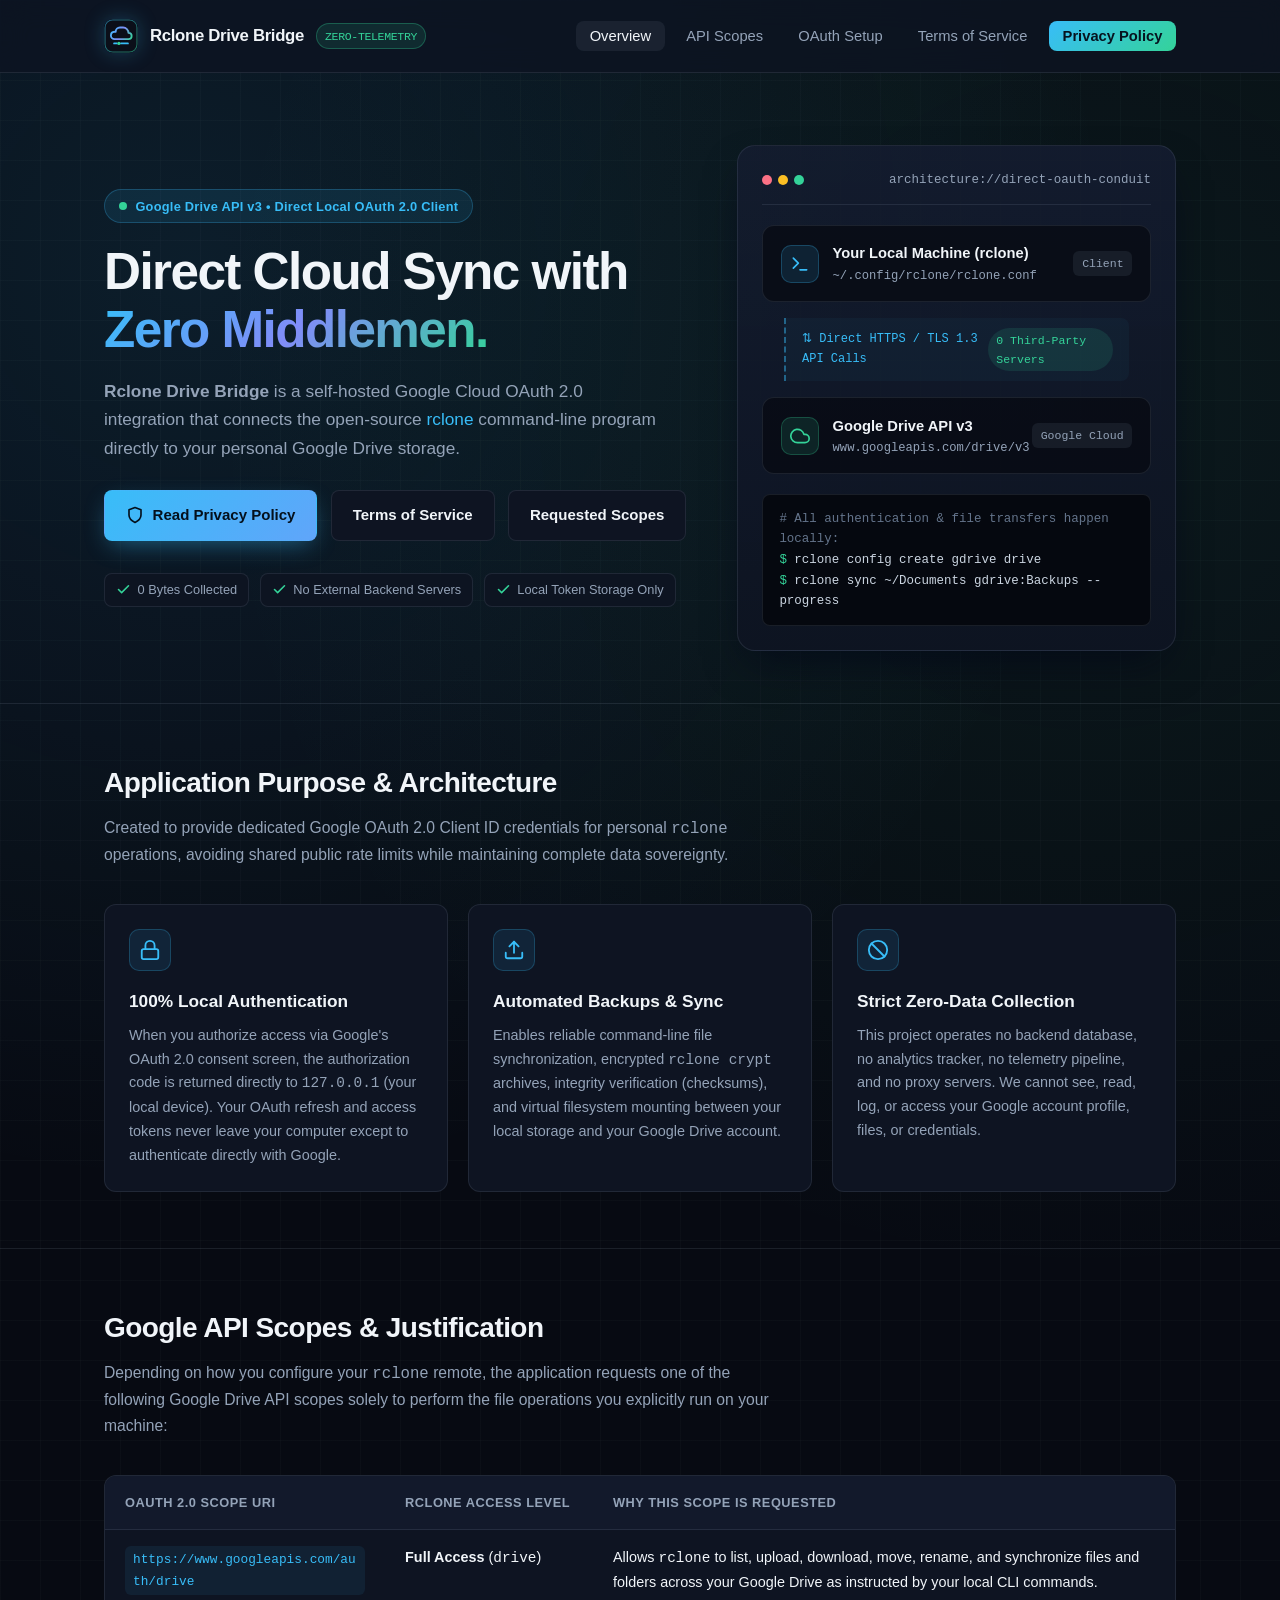
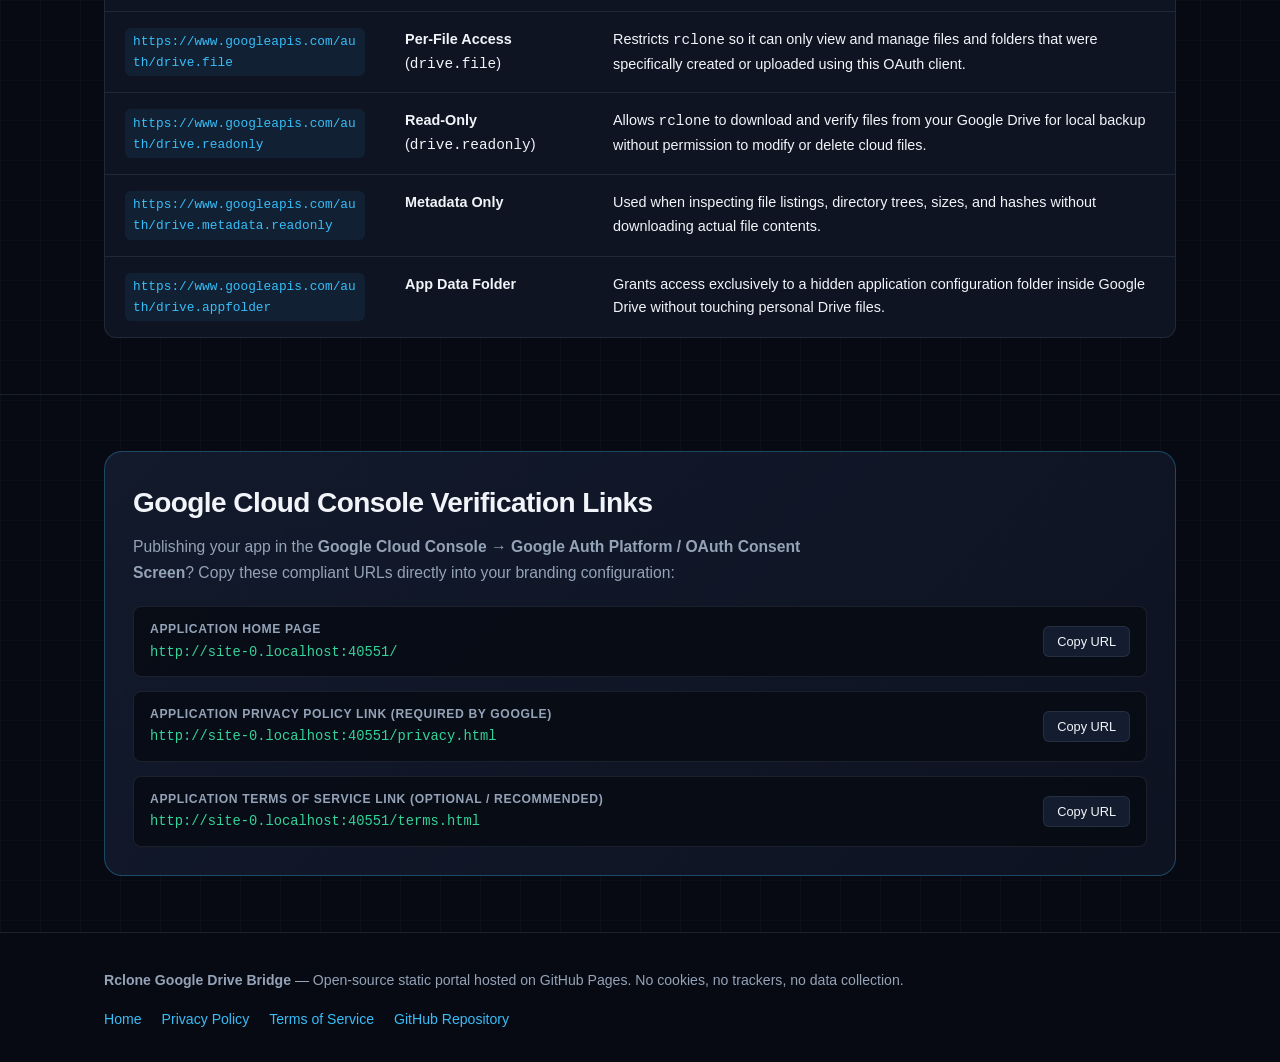
<file: index.html>
<!DOCTYPE html>
<html lang="en">
<head>
  <meta charset="UTF-8" />
  <meta name="viewport" content="width=device-width, initial-scale=1.0" />
  <title>Rclone Google Drive Bridge — Personal OAuth Client & Privacy Portal</title>
  <meta name="description" content="Official application homepage and privacy portal for connecting Rclone to the Google Drive API. Zero data collection, local-only OAuth 2.0 credentials." />
  <link rel="icon" type="image/svg+xml" href="favicon.svg" />
  <link rel="stylesheet" href="styles.css" />
</head>
<body>
  <header class="site-header">
    <div class="container nav-inner">
      <a href="index.html" class="brand">
        <img src="favicon.svg" alt="Rclone Drive Bridge Logo" class="brand-icon" />
        <span>Rclone Drive Bridge</span>
        <span class="brand-badge">ZERO-TELEMETRY</span>
      </a>
      <nav aria-label="Primary Navigation">
        <ul class="nav-links">
          <li><a href="index.html" class="active">Overview</a></li>
          <li><a href="#scopes">API Scopes</a></li>
          <li><a href="#oauth-links">OAuth Setup</a></li>
          <li><a href="terms.html">Terms of Service</a></li>
          <li><a href="privacy.html" class="nav-cta">Privacy Policy</a></li>
        </ul>
      </nav>
    </div>
  </header>

  <main>
    <!-- Hero Section -->
    <section class="hero">
      <div class="container hero-grid">
        <div>
          <div class="eyebrow">
            <span class="pulse-dot"></span>
            <span>Google Drive API v3 &bull; Direct Local OAuth 2.0 Client</span>
          </div>
          <h1>
            Direct Cloud Sync with <span class="gradient-text">Zero Middlemen.</span>
          </h1>
          <p class="hero-lead">
            <strong>Rclone Drive Bridge</strong> is a self-hosted Google Cloud OAuth 2.0 integration that connects the open-source <a href="https://rclone.org/drive/" target="_blank" rel="noopener noreferrer">rclone</a> command-line program directly to your personal Google Drive storage.
          </p>
          <div class="hero-actions">
            <a href="privacy.html" class="btn btn-primary">
              <svg width="18" height="18" viewBox="0 0 24 24" fill="none" stroke="currentColor" stroke-width="2.2" stroke-linecap="round" stroke-linejoin="round"><path d="M12 22s8-4 8-10V5l-8-3-8 3v7c0 6 8 10 8 10z"/></svg>
              Read Privacy Policy
            </a>
            <a href="terms.html" class="btn btn-secondary">
              Terms of Service
            </a>
            <a href="#scopes" class="btn btn-secondary">
              Requested Scopes
            </a>
          </div>
          <div class="trust-pills">
            <span class="trust-pill">
              <svg width="15" height="15" viewBox="0 0 24 24" fill="none" stroke="currentColor" stroke-width="2.5" stroke-linecap="round" stroke-linejoin="round"><polyline points="20 6 9 17 4 12"/></svg>
              0 Bytes Collected
            </span>
            <span class="trust-pill">
              <svg width="15" height="15" viewBox="0 0 24 24" fill="none" stroke="currentColor" stroke-width="2.5" stroke-linecap="round" stroke-linejoin="round"><polyline points="20 6 9 17 4 12"/></svg>
              No External Backend Servers
            </span>
            <span class="trust-pill">
              <svg width="15" height="15" viewBox="0 0 24 24" fill="none" stroke="currentColor" stroke-width="2.5" stroke-linecap="round" stroke-linejoin="round"><polyline points="20 6 9 17 4 12"/></svg>
              Local Token Storage Only
            </span>
          </div>
        </div>

        <!-- Architecture Conduit Visualizer -->
        <aside class="conduit-card" aria-label="Data Flow Architecture">
          <div class="conduit-header">
            <div class="window-dots">
              <span></span><span></span><span></span>
            </div>
            <span class="conduit-title">architecture://direct-oauth-conduit</span>
          </div>

          <div class="conduit-diagram">
            <div class="node-box">
              <div class="node-info">
                <div class="node-icon">
                  <svg width="20" height="20" viewBox="0 0 24 24" fill="none" stroke="currentColor" stroke-width="2" stroke-linecap="round" stroke-linejoin="round"><polyline points="4 17 10 11 4 5"/><line x1="12" y1="19" x2="20" y2="19"/></svg>
                </div>
                <div>
                  <div class="node-title">Your Local Machine (rclone)</div>
                  <div class="node-sub">~/.config/rclone/rclone.conf</div>
                </div>
              </div>
              <span class="node-tag">Client</span>
            </div>

            <div class="tunnel-pipe">
              <span class="tunnel-label">&#8645; Direct HTTPS / TLS 1.3 API Calls</span>
              <span class="tunnel-zero">0 Third-Party Servers</span>
            </div>

            <div class="node-box">
              <div class="node-info">
                <div class="node-icon drive">
                  <svg width="20" height="20" viewBox="0 0 24 24" fill="none" stroke="currentColor" stroke-width="2" stroke-linecap="round" stroke-linejoin="round"><path d="M18 10h-1.26A8 8 0 1 0 9 20h9a5 5 0 0 0 0-10z"/></svg>
                </div>
                <div>
                  <div class="node-title">Google Drive API v3</div>
                  <div class="node-sub">www.googleapis.com/drive/v3</div>
                </div>
              </div>
              <span class="node-tag">Google Cloud</span>
            </div>
          </div>

          <div class="terminal-preview">
            <div><span class="cmd-comment"># All authentication &amp; file transfers happen locally:</span></div>
            <div><span class="cmd-prompt">$</span> rclone config create gdrive drive</div>
            <div><span class="cmd-prompt">$</span> rclone sync ~/Documents gdrive:Backups --progress</div>
          </div>
        </aside>
      </div>
    </section>

    <!-- How It Works & Purpose -->
    <section class="section" id="about">
      <div class="container">
        <div class="section-header">
          <h2>Application Purpose &amp; Architecture</h2>
          <p>
            Created to provide dedicated Google OAuth 2.0 Client ID credentials for personal <code>rclone</code> operations, avoiding shared public rate limits while maintaining complete data sovereignty.
          </p>
        </div>

        <div class="cards-grid">
          <article class="feature-card">
            <div class="feature-icon">
              <svg width="22" height="22" viewBox="0 0 24 24" fill="none" stroke="currentColor" stroke-width="2" stroke-linecap="round" stroke-linejoin="round"><rect x="3" y="11" width="18" height="11" rx="2" ry="2"/><path d="M7 11V7a5 5 0 0 1 10 0v4"/></svg>
            </div>
            <h3>100% Local Authentication</h3>
            <p>
              When you authorize access via Google's OAuth 2.0 consent screen, the authorization code is returned directly to <code>127.0.0.1</code> (your local device). Your OAuth refresh and access tokens never leave your computer except to authenticate directly with Google.
            </p>
          </article>

          <article class="feature-card">
            <div class="feature-icon">
              <svg width="22" height="22" viewBox="0 0 24 24" fill="none" stroke="currentColor" stroke-width="2" stroke-linecap="round" stroke-linejoin="round"><path d="M21 15v4a2 2 0 0 1-2 2H5a2 2 0 0 1-2-2v-4"/><polyline points="17 8 12 3 7 8"/><line x1="12" y1="3" x2="12" y2="15"/></svg>
            </div>
            <h3>Automated Backups &amp; Sync</h3>
            <p>
              Enables reliable command-line file synchronization, encrypted <code>rclone crypt</code> archives, integrity verification (checksums), and virtual filesystem mounting between your local storage and your Google Drive account.
            </p>
          </article>

          <article class="feature-card">
            <div class="feature-icon">
              <svg width="22" height="22" viewBox="0 0 24 24" fill="none" stroke="currentColor" stroke-width="2" stroke-linecap="round" stroke-linejoin="round"><circle cx="12" cy="12" r="10"/><line x1="4.93" y1="4.93" x2="19.07" y2="19.07"/></svg>
            </div>
            <h3>Strict Zero-Data Collection</h3>
            <p>
              This project operates no backend database, no analytics tracker, no telemetry pipeline, and no proxy servers. We cannot see, read, log, or access your Google account profile, files, or credentials.
            </p>
          </article>
        </div>
      </div>
    </section>

    <!-- Google API Scopes Disclosure -->
    <section class="section" id="scopes">
      <div class="container">
        <div class="section-header">
          <h2>Google API Scopes &amp; Justification</h2>
          <p>
            Depending on how you configure your <code>rclone</code> remote, the application requests one of the following Google Drive API scopes solely to perform the file operations you explicitly run on your machine:
          </p>
        </div>

        <div class="table-wrap">
          <table class="scopes-table">
            <thead>
              <tr>
                <th>OAuth 2.0 Scope URI</th>
                <th>rclone Access Level</th>
                <th>Why This Scope Is Requested</th>
              </tr>
            </thead>
            <tbody>
              <tr>
                <td><span class="scope-code">https://www.googleapis.com/auth/drive</span></td>
                <td><strong>Full Access</strong> (<code>drive</code>)</td>
                <td>Allows <code>rclone</code> to list, upload, download, move, rename, and synchronize files and folders across your Google Drive as instructed by your local CLI commands.</td>
              </tr>
              <tr>
                <td><span class="scope-code">https://www.googleapis.com/auth/drive.file</span></td>
                <td><strong>Per-File Access</strong> (<code>drive.file</code>)</td>
                <td>Restricts <code>rclone</code> so it can only view and manage files and folders that were specifically created or uploaded using this OAuth client.</td>
              </tr>
              <tr>
                <td><span class="scope-code">https://www.googleapis.com/auth/drive.readonly</span></td>
                <td><strong>Read-Only</strong> (<code>drive.readonly</code>)</td>
                <td>Allows <code>rclone</code> to download and verify files from your Google Drive for local backup without permission to modify or delete cloud files.</td>
              </tr>
              <tr>
                <td><span class="scope-code">https://www.googleapis.com/auth/drive.metadata.readonly</span></td>
                <td><strong>Metadata Only</strong></td>
                <td>Used when inspecting file listings, directory trees, sizes, and hashes without downloading actual file contents.</td>
              </tr>
              <tr>
                <td><span class="scope-code">https://www.googleapis.com/auth/drive.appfolder</span></td>
                <td><strong>App Data Folder</strong></td>
                <td>Grants access exclusively to a hidden application configuration folder inside Google Drive without touching personal Drive files.</td>
              </tr>
            </tbody>
          </table>
        </div>
      </div>
    </section>

    <!-- Google Cloud Console OAuth Consent Screen Quick-Copy Helper -->
    <section class="section" id="oauth-links">
      <div class="container">
        <div class="console-helper">
          <div class="section-header" style="margin-bottom: 0.75rem;">
            <h2>Google Cloud Console Verification Links</h2>
            <p>
              Publishing your app in the <strong>Google Cloud Console &rarr; Google Auth Platform / OAuth Consent Screen</strong>? Copy these compliant URLs directly into your branding configuration:
            </p>
          </div>

          <div class="url-list">
            <div class="url-item">
              <div class="url-meta">
                <span class="url-label">Application Home Page</span>
                <span class="url-value" id="url-home">https://detuar.github.io/rclone-pages/</span>
              </div>
              <button type="button" class="copy-btn" data-copy-target="url-home">Copy URL</button>
            </div>

            <div class="url-item">
              <div class="url-meta">
                <span class="url-label">Application Privacy Policy Link (Required by Google)</span>
                <span class="url-value" id="url-privacy">https://detuar.github.io/rclone-pages/privacy.html</span>
              </div>
              <button type="button" class="copy-btn" data-copy-target="url-privacy">Copy URL</button>
            </div>

            <div class="url-item">
              <div class="url-meta">
                <span class="url-label">Application Terms of Service Link (Optional / Recommended)</span>
                <span class="url-value" id="url-terms">https://detuar.github.io/rclone-pages/terms.html</span>
              </div>
              <button type="button" class="copy-btn" data-copy-target="url-terms">Copy URL</button>
            </div>
          </div>
        </div>
      </div>
    </section>
  </main>

  <footer class="site-footer">
    <div class="container footer-inner">
      <div>
        <strong>Rclone Google Drive Bridge</strong> &mdash; Open-source static portal hosted on GitHub Pages. No cookies, no trackers, no data collection.
      </div>
      <ul class="footer-links">
        <li><a href="index.html">Home</a></li>
        <li><a href="privacy.html">Privacy Policy</a></li>
        <li><a href="terms.html">Terms of Service</a></li>
        <li><a href="https://github.com/detuar/rclone-pages" target="_blank" rel="noopener noreferrer">GitHub Repository</a></li>
      </ul>
    </div>
  </footer>

  <script src="app.js"></script>
</body>
</html>
</file>
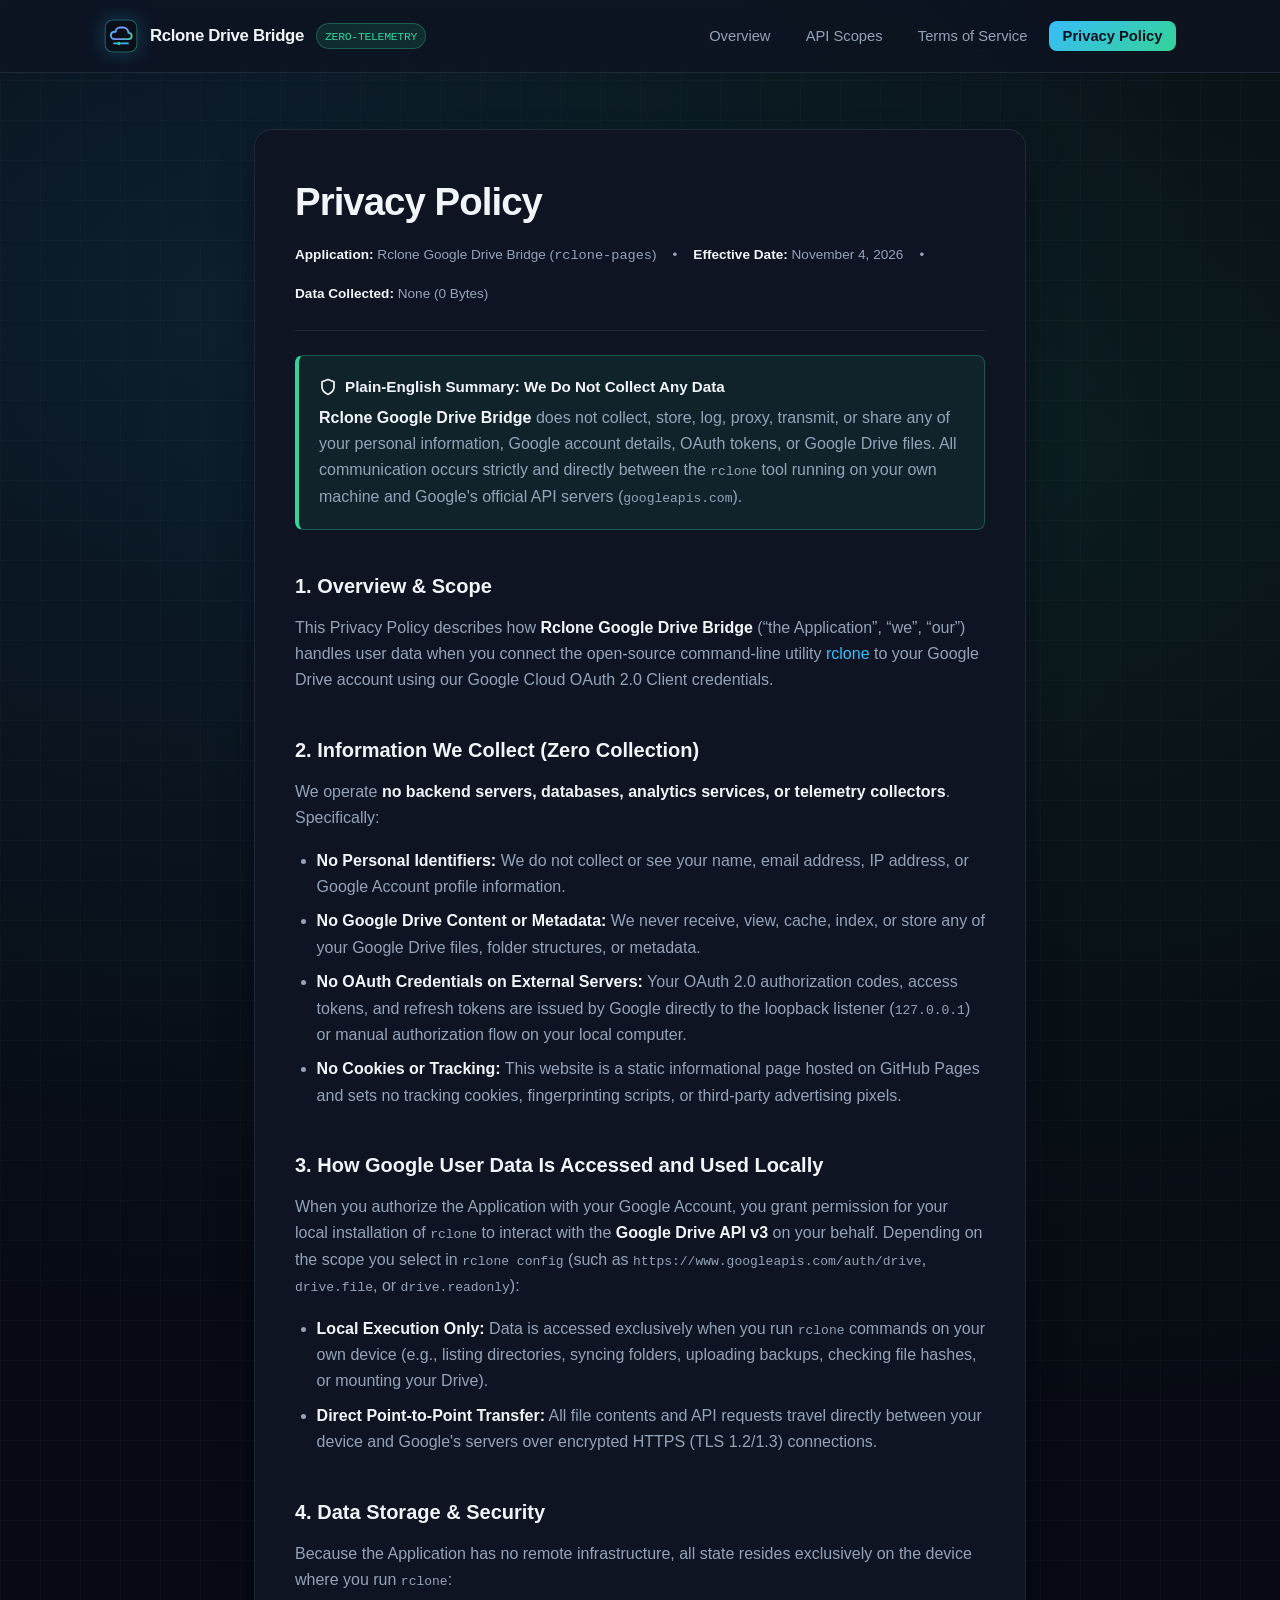
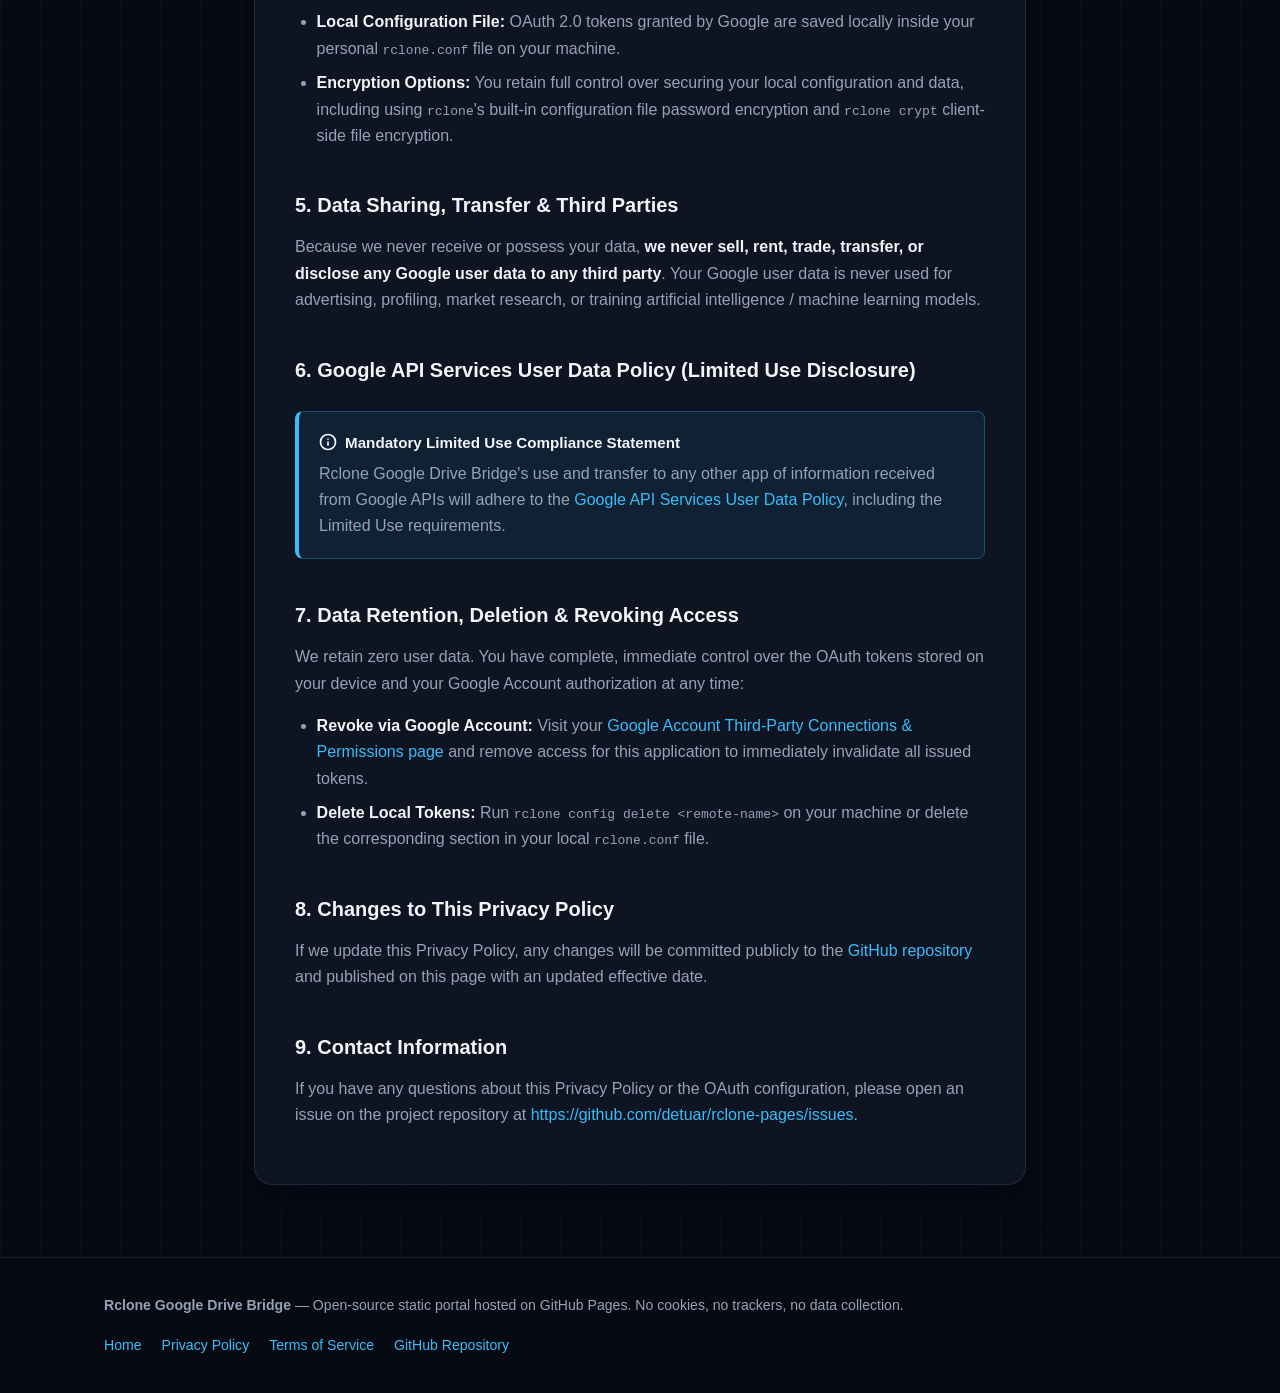
<file: privacy.html>
<!DOCTYPE html>
<html lang="en">
<head>
  <meta charset="UTF-8" />
  <meta name="viewport" content="width=device-width, initial-scale=1.0" />
  <title>Privacy Policy — Rclone Google Drive Bridge</title>
  <meta name="description" content="Privacy Policy for Rclone Google Drive Bridge. Zero data collection, local-only OAuth credential storage, and full compliance with the Google API Services User Data Policy." />
  <link rel="icon" type="image/svg+xml" href="favicon.svg" />
  <link rel="stylesheet" href="styles.css" />
</head>
<body>
  <header class="site-header">
    <div class="container nav-inner">
      <a href="index.html" class="brand">
        <img src="favicon.svg" alt="Rclone Drive Bridge Logo" class="brand-icon" />
        <span>Rclone Drive Bridge</span>
        <span class="brand-badge">ZERO-TELEMETRY</span>
      </a>
      <nav aria-label="Primary Navigation">
        <ul class="nav-links">
          <li><a href="index.html">Overview</a></li>
          <li><a href="index.html#scopes">API Scopes</a></li>
          <li><a href="terms.html">Terms of Service</a></li>
          <li><a href="privacy.html" class="nav-cta">Privacy Policy</a></li>
        </ul>
      </nav>
    </div>
  </header>

  <main class="legal-page">
    <div class="container legal-container">
      <article class="legal-card">
        <h1>Privacy Policy</h1>
        <div class="legal-meta">
          <span><strong>Application:</strong> Rclone Google Drive Bridge (<code>rclone-pages</code>)</span>
          <span>&bull;</span>
          <span><strong>Effective Date:</strong> November 4, 2026</span>
          <span>&bull;</span>
          <span><strong>Data Collected:</strong> None (0 Bytes)</span>
        </div>

        <div class="callout-box">
          <div class="callout-title">
            <svg width="18" height="18" viewBox="0 0 24 24" fill="none" stroke="currentColor" stroke-width="2.3" stroke-linecap="round" stroke-linejoin="round"><path d="M12 22s8-4 8-10V5l-8-3-8 3v7c0 6 8 10 8 10z"/></svg>
            Plain-English Summary: We Do Not Collect Any Data
          </div>
          <p style="margin-bottom: 0;">
            <strong>Rclone Google Drive Bridge</strong> does not collect, store, log, proxy, transmit, or share any of your personal information, Google account details, OAuth tokens, or Google Drive files. All communication occurs strictly and directly between the <code>rclone</code> tool running on your own machine and Google's official API servers (<code>googleapis.com</code>).
          </p>
        </div>

        <h2>1. Overview &amp; Scope</h2>
        <p>
          This Privacy Policy describes how <strong>Rclone Google Drive Bridge</strong> (&ldquo;the Application&rdquo;, &ldquo;we&rdquo;, &ldquo;our&rdquo;) handles user data when you connect the open-source command-line utility <a href="https://rclone.org/" target="_blank" rel="noopener noreferrer">rclone</a> to your Google Drive account using our Google Cloud OAuth 2.0 Client credentials.
        </p>

        <h2>2. Information We Collect (Zero Collection)</h2>
        <p>
          We operate <strong>no backend servers, databases, analytics services, or telemetry collectors</strong>. Specifically:
        </p>
        <ul>
          <li><strong>No Personal Identifiers:</strong> We do not collect or see your name, email address, IP address, or Google Account profile information.</li>
          <li><strong>No Google Drive Content or Metadata:</strong> We never receive, view, cache, index, or store any of your Google Drive files, folder structures, or metadata.</li>
          <li><strong>No OAuth Credentials on External Servers:</strong> Your OAuth 2.0 authorization codes, access tokens, and refresh tokens are issued by Google directly to the loopback listener (<code>127.0.0.1</code>) or manual authorization flow on your local computer.</li>
          <li><strong>No Cookies or Tracking:</strong> This website is a static informational page hosted on GitHub Pages and sets no tracking cookies, fingerprinting scripts, or third-party advertising pixels.</li>
        </ul>

        <h2>3. How Google User Data Is Accessed and Used Locally</h2>
        <p>
          When you authorize the Application with your Google Account, you grant permission for your local installation of <code>rclone</code> to interact with the <strong>Google Drive API v3</strong> on your behalf. Depending on the scope you select in <code>rclone config</code> (such as <code>https://www.googleapis.com/auth/drive</code>, <code>drive.file</code>, or <code>drive.readonly</code>):
        </p>
        <ul>
          <li><strong>Local Execution Only:</strong> Data is accessed exclusively when you run <code>rclone</code> commands on your own device (e.g., listing directories, syncing folders, uploading backups, checking file hashes, or mounting your Drive).</li>
          <li><strong>Direct Point-to-Point Transfer:</strong> All file contents and API requests travel directly between your device and Google's servers over encrypted HTTPS (TLS 1.2/1.3) connections.</li>
        </ul>

        <h2>4. Data Storage &amp; Security</h2>
        <p>
          Because the Application has no remote infrastructure, all state resides exclusively on the device where you run <code>rclone</code>:
        </p>
        <ul>
          <li><strong>Local Configuration File:</strong> OAuth 2.0 tokens granted by Google are saved locally inside your personal <code>rclone.conf</code> file on your machine.</li>
          <li><strong>Encryption Options:</strong> You retain full control over securing your local configuration and data, including using <code>rclone</code>'s built-in configuration file password encryption and <code>rclone crypt</code> client-side file encryption.</li>
        </ul>

        <h2>5. Data Sharing, Transfer &amp; Third Parties</h2>
        <p>
          Because we never receive or possess your data, <strong>we never sell, rent, trade, transfer, or disclose any Google user data to any third party</strong>. Your Google user data is never used for advertising, profiling, market research, or training artificial intelligence / machine learning models.
        </p>

        <h2>6. Google API Services User Data Policy (Limited Use Disclosure)</h2>
        <div class="callout-box info">
          <div class="callout-title">
            <svg width="18" height="18" viewBox="0 0 24 24" fill="none" stroke="currentColor" stroke-width="2.3" stroke-linecap="round" stroke-linejoin="round"><circle cx="12" cy="12" r="10"/><line x1="12" y1="16" x2="12" y2="12"/><line x1="12" y1="8" x2="12.01" y2="8"/></svg>
            Mandatory Limited Use Compliance Statement
          </div>
          <p style="margin-bottom: 0;">
            Rclone Google Drive Bridge's use and transfer to any other app of information received from Google APIs will adhere to the <a href="https://developers.google.com/terms/api-services-user-data-policy" target="_blank" rel="noopener noreferrer">Google API Services User Data Policy</a>, including the Limited Use requirements.
          </p>
        </div>

        <h2>7. Data Retention, Deletion &amp; Revoking Access</h2>
        <p>
          We retain zero user data. You have complete, immediate control over the OAuth tokens stored on your device and your Google Account authorization at any time:
        </p>
        <ul>
          <li><strong>Revoke via Google Account:</strong> Visit your <a href="https://myaccount.google.com/permissions" target="_blank" rel="noopener noreferrer">Google Account Third-Party Connections &amp; Permissions page</a> and remove access for this application to immediately invalidate all issued tokens.</li>
          <li><strong>Delete Local Tokens:</strong> Run <code>rclone config delete &lt;remote-name&gt;</code> on your machine or delete the corresponding section in your local <code>rclone.conf</code> file.</li>
        </ul>

        <h2>8. Changes to This Privacy Policy</h2>
        <p>
          If we update this Privacy Policy, any changes will be committed publicly to the <a href="https://github.com/detuar/rclone-pages" target="_blank" rel="noopener noreferrer">GitHub repository</a> and published on this page with an updated effective date.
        </p>

        <h2>9. Contact Information</h2>
        <p>
          If you have any questions about this Privacy Policy or the OAuth configuration, please open an issue on the project repository at <a href="https://github.com/detuar/rclone-pages/issues" target="_blank" rel="noopener noreferrer">https://github.com/detuar/rclone-pages/issues</a>.
        </p>
      </article>
    </div>
  </main>

  <footer class="site-footer">
    <div class="container footer-inner">
      <div>
        <strong>Rclone Google Drive Bridge</strong> &mdash; Open-source static portal hosted on GitHub Pages. No cookies, no trackers, no data collection.
      </div>
      <ul class="footer-links">
        <li><a href="index.html">Home</a></li>
        <li><a href="privacy.html">Privacy Policy</a></li>
        <li><a href="terms.html">Terms of Service</a></li>
        <li><a href="https://github.com/detuar/rclone-pages" target="_blank" rel="noopener noreferrer">GitHub Repository</a></li>
      </ul>
    </div>
  </footer>
</body>
</html>
</file>
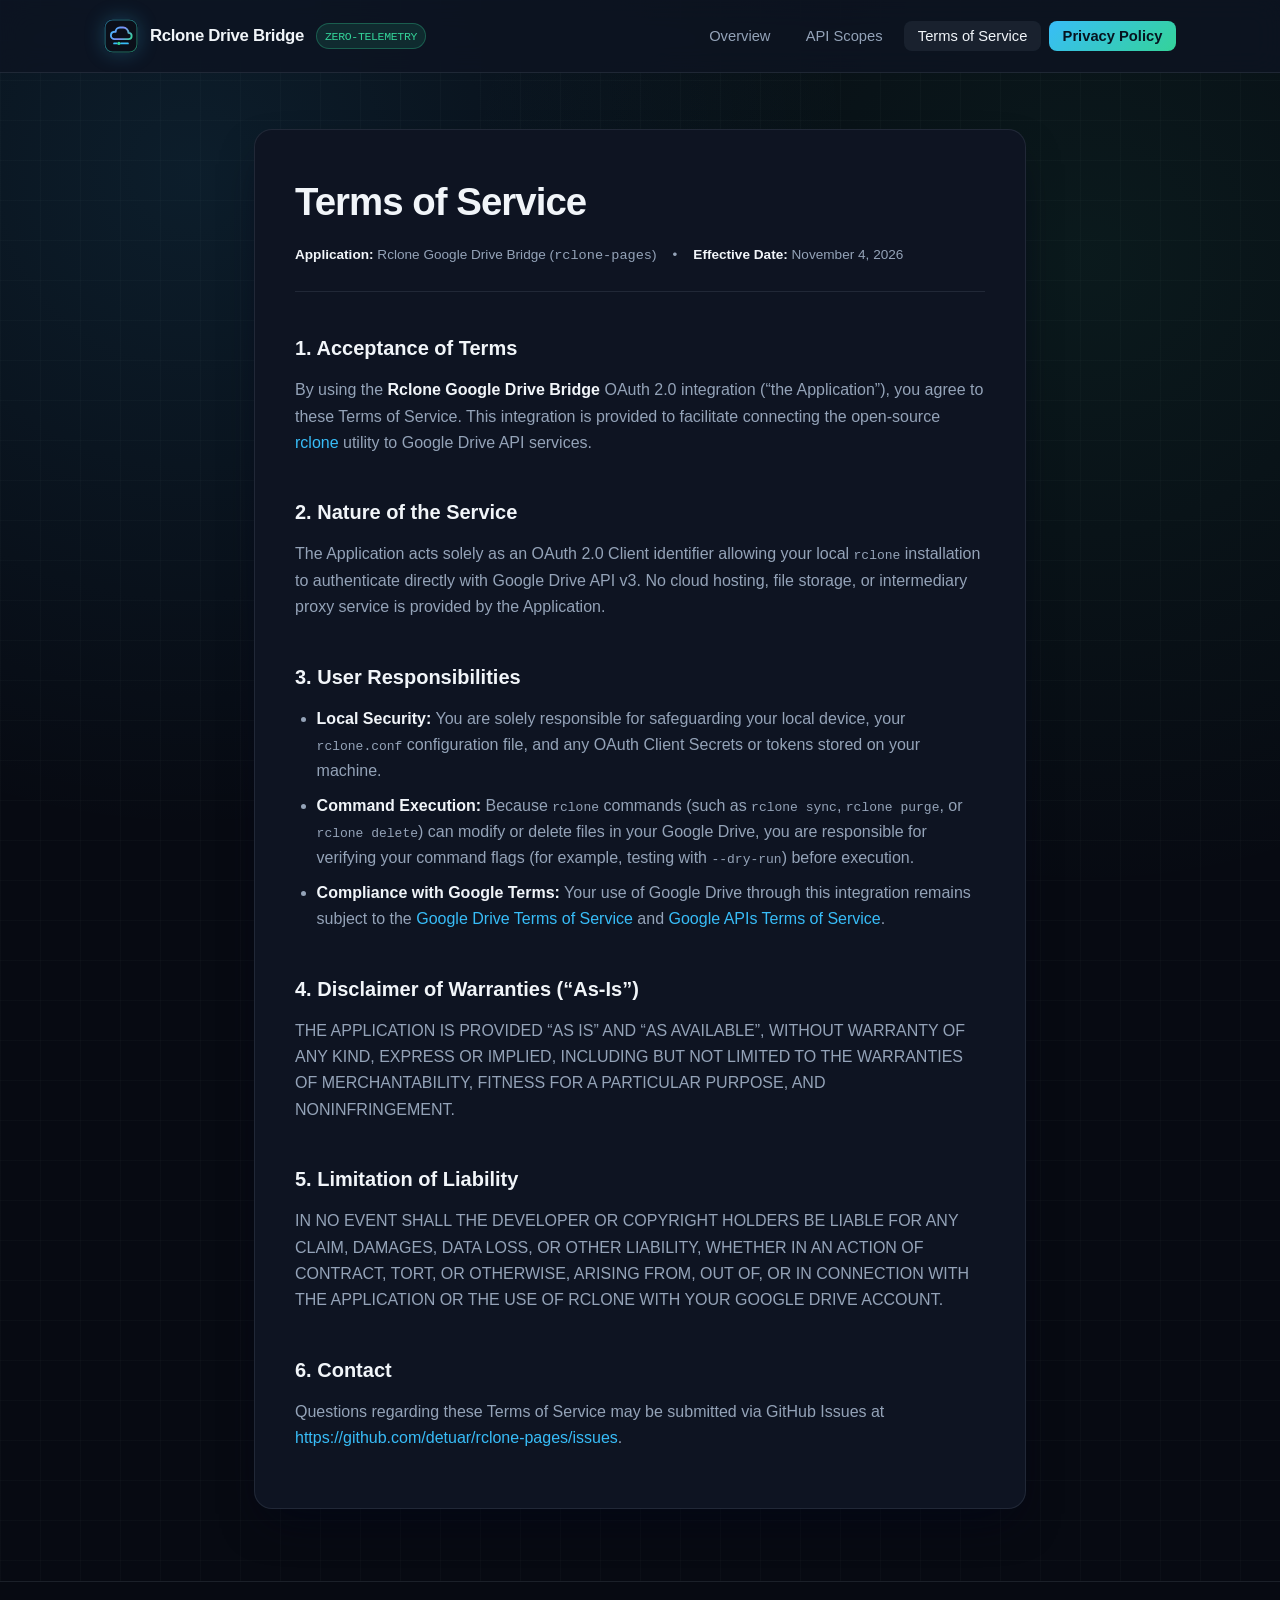
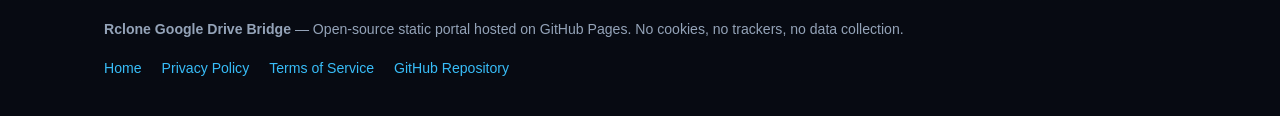
<file: terms.html>
<!DOCTYPE html>
<html lang="en">
<head>
  <meta charset="UTF-8" />
  <meta name="viewport" content="width=device-width, initial-scale=1.0" />
  <title>Terms of Service — Rclone Google Drive Bridge</title>
  <meta name="description" content="Terms of Service for the Rclone Google Drive Bridge OAuth 2.0 integration." />
  <link rel="icon" type="image/svg+xml" href="favicon.svg" />
  <link rel="stylesheet" href="styles.css" />
</head>
<body>
  <header class="site-header">
    <div class="container nav-inner">
      <a href="index.html" class="brand">
        <img src="favicon.svg" alt="Rclone Drive Bridge Logo" class="brand-icon" />
        <span>Rclone Drive Bridge</span>
        <span class="brand-badge">ZERO-TELEMETRY</span>
      </a>
      <nav aria-label="Primary Navigation">
        <ul class="nav-links">
          <li><a href="index.html">Overview</a></li>
          <li><a href="index.html#scopes">API Scopes</a></li>
          <li><a href="terms.html" class="active">Terms of Service</a></li>
          <li><a href="privacy.html" class="nav-cta">Privacy Policy</a></li>
        </ul>
      </nav>
    </div>
  </header>

  <main class="legal-page">
    <div class="container legal-container">
      <article class="legal-card">
        <h1>Terms of Service</h1>
        <div class="legal-meta">
          <span><strong>Application:</strong> Rclone Google Drive Bridge (<code>rclone-pages</code>)</span>
          <span>&bull;</span>
          <span><strong>Effective Date:</strong> November 4, 2026</span>
        </div>

        <h2>1. Acceptance of Terms</h2>
        <p>
          By using the <strong>Rclone Google Drive Bridge</strong> OAuth 2.0 integration (&ldquo;the Application&rdquo;), you agree to these Terms of Service. This integration is provided to facilitate connecting the open-source <a href="https://rclone.org/" target="_blank" rel="noopener noreferrer">rclone</a> utility to Google Drive API services.
        </p>

        <h2>2. Nature of the Service</h2>
        <p>
          The Application acts solely as an OAuth 2.0 Client identifier allowing your local <code>rclone</code> installation to authenticate directly with Google Drive API v3. No cloud hosting, file storage, or intermediary proxy service is provided by the Application.
        </p>

        <h2>3. User Responsibilities</h2>
        <ul>
          <li><strong>Local Security:</strong> You are solely responsible for safeguarding your local device, your <code>rclone.conf</code> configuration file, and any OAuth Client Secrets or tokens stored on your machine.</li>
          <li><strong>Command Execution:</strong> Because <code>rclone</code> commands (such as <code>rclone sync</code>, <code>rclone purge</code>, or <code>rclone delete</code>) can modify or delete files in your Google Drive, you are responsible for verifying your command flags (for example, testing with <code>--dry-run</code>) before execution.</li>
          <li><strong>Compliance with Google Terms:</strong> Your use of Google Drive through this integration remains subject to the <a href="https://www.google.com/drive/terms-of-service/" target="_blank" rel="noopener noreferrer">Google Drive Terms of Service</a> and <a href="https://developers.google.com/terms" target="_blank" rel="noopener noreferrer">Google APIs Terms of Service</a>.</li>
        </ul>

        <h2>4. Disclaimer of Warranties (&ldquo;As-Is&rdquo;)</h2>
        <p>
          THE APPLICATION IS PROVIDED &ldquo;AS IS&rdquo; AND &ldquo;AS AVAILABLE&rdquo;, WITHOUT WARRANTY OF ANY KIND, EXPRESS OR IMPLIED, INCLUDING BUT NOT LIMITED TO THE WARRANTIES OF MERCHANTABILITY, FITNESS FOR A PARTICULAR PURPOSE, AND NONINFRINGEMENT.
        </p>

        <h2>5. Limitation of Liability</h2>
        <p>
          IN NO EVENT SHALL THE DEVELOPER OR COPYRIGHT HOLDERS BE LIABLE FOR ANY CLAIM, DAMAGES, DATA LOSS, OR OTHER LIABILITY, WHETHER IN AN ACTION OF CONTRACT, TORT, OR OTHERWISE, ARISING FROM, OUT OF, OR IN CONNECTION WITH THE APPLICATION OR THE USE OF RCLONE WITH YOUR GOOGLE DRIVE ACCOUNT.
        </p>

        <h2>6. Contact</h2>
        <p>
          Questions regarding these Terms of Service may be submitted via GitHub Issues at <a href="https://github.com/detuar/rclone-pages/issues" target="_blank" rel="noopener noreferrer">https://github.com/detuar/rclone-pages/issues</a>.
        </p>
      </article>
    </div>
  </main>

  <footer class="site-footer">
    <div class="container footer-inner">
      <div>
        <strong>Rclone Google Drive Bridge</strong> &mdash; Open-source static portal hosted on GitHub Pages. No cookies, no trackers, no data collection.
      </div>
      <ul class="footer-links">
        <li><a href="index.html">Home</a></li>
        <li><a href="privacy.html">Privacy Policy</a></li>
        <li><a href="terms.html">Terms of Service</a></li>
        <li><a href="https://github.com/detuar/rclone-pages" target="_blank" rel="noopener noreferrer">GitHub Repository</a></li>
      </ul>
    </div>
  </footer>
</body>
</html>
</file>
<file: styles.css>
:root {
  --bg-base: #070a12;
  --bg-surface: #0e1422;
  --bg-elevated: #141c2f;
  --bg-glass: rgba(14, 20, 34, 0.78);
  --border-subtle: rgba(148, 163, 184, 0.14);
  --border-highlight: rgba(56, 189, 248, 0.38);
  --text-primary: #f1f5f9;
  --text-secondary: #94a3b8;
  --text-muted: #64748b;
  --accent-cyan: #38bdf8;
  --accent-indigo: #818cf8;
  --accent-emerald: #34d399;
  --accent-amber: #fbbf24;
  --danger-rose: #fb7185;
  --radius-sm: 8px;
  --radius-md: 12px;
  --radius-lg: 18px;
  --shadow-card: 0 20px 45px -15px rgba(2, 6, 23, 0.75);
  --font-sans: 'Inter', -apple-system, BlinkMacSystemFont, 'Segoe UI', Roboto, sans-serif;
  --font-mono: 'JetBrains Mono', 'Fira Code', ui-monospace, SFMono-Regular, Menlo, Monaco, Consolas, monospace;
}

* {
  box-sizing: border-box;
  margin: 0;
  padding: 0;
}

html {
  scroll-behavior: smooth;
  background-color: var(--bg-base);
  color: var(--text-primary);
  font-family: var(--font-sans);
  line-height: 1.65;
  -webkit-font-smoothing: antialiased;
}

body {
  min-height: 100vh;
  display: flex;
  flex-direction: column;
  background-image:
    radial-gradient(circle at 15% 10%, rgba(56, 189, 248, 0.11), transparent 35%),
    radial-gradient(circle at 85% 15%, rgba(52, 211, 153, 0.08), transparent 35%),
    linear-gradient(to bottom, rgba(148, 163, 184, 0.03) 1px, transparent 1px),
    linear-gradient(to right, rgba(148, 163, 184, 0.03) 1px, transparent 1px);
  background-size: 100% 100%, 100% 100%, 40px 40px, 40px 40px;
}

a {
  color: var(--accent-cyan);
  text-decoration: none;
  transition: color 0.18s ease, opacity 0.18s ease;
}

a:hover {
  color: #7dd3fc;
}

.container {
  width: 100%;
  max-width: 1120px;
  margin: 0 auto;
  padding: 0 1.5rem;
}

/* Navbar */
.site-header {
  position: sticky;
  top: 0;
  z-index: 50;
  backdrop-filter: blur(14px);
  -webkit-backdrop-filter: blur(14px);
  background: var(--bg-glass);
  border-bottom: 1px solid var(--border-subtle);
}

.nav-inner {
  display: flex;
  align-items: center;
  justify-content: space-between;
  height: 72px;
  gap: 1rem;
}

.brand {
  display: inline-flex;
  align-items: center;
  gap: 0.75rem;
  color: var(--text-primary);
  font-weight: 700;
  font-size: 1.05rem;
  letter-spacing: -0.02em;
}

.brand:hover {
  color: var(--text-primary);
}

.brand-icon {
  width: 34px;
  height: 34px;
  border-radius: 9px;
  box-shadow: 0 0 20px rgba(56, 189, 248, 0.25);
}

.brand-badge {
  font-family: var(--font-mono);
  font-size: 0.72rem;
  font-weight: 500;
  padding: 0.15rem 0.5rem;
  border-radius: 999px;
  background: rgba(52, 211, 153, 0.12);
  color: var(--accent-emerald);
  border: 1px solid rgba(52, 211, 153, 0.3);
}

.nav-links {
  display: flex;
  align-items: center;
  gap: 0.5rem;
  list-style: none;
}

.nav-links a {
  color: var(--text-secondary);
  font-size: 0.92rem;
  font-weight: 500;
  padding: 0.45rem 0.85rem;
  border-radius: var(--radius-sm);
  transition: all 0.18s ease;
}

.nav-links a:hover,
.nav-links a.active {
  color: var(--text-primary);
  background: rgba(148, 163, 184, 0.1);
}

.nav-links a.nav-cta {
  color: #06131f;
  background: linear-gradient(135deg, var(--accent-cyan), var(--accent-emerald));
  font-weight: 600;
}

.nav-links a.nav-cta:hover {
  opacity: 0.92;
  transform: translateY(-1px);
}

/* Hero Section */
.hero {
  padding: 4.5rem 0 3.25rem;
}

.hero-grid {
  display: grid;
  grid-template-columns: 1.15fr 0.85fr;
  gap: 2.5rem;
  align-items: center;
}

.eyebrow {
  display: inline-flex;
  align-items: center;
  gap: 0.55rem;
  padding: 0.35rem 0.85rem;
  border-radius: 999px;
  background: rgba(56, 189, 248, 0.1);
  border: 1px solid rgba(56, 189, 248, 0.25);
  color: var(--accent-cyan);
  font-size: 0.8rem;
  font-weight: 600;
  letter-spacing: 0.02em;
  margin-bottom: 1.25rem;
}

.pulse-dot {
  width: 8px;
  height: 8px;
  border-radius: 50%;
  background: var(--accent-emerald);
  box-shadow: 0 0 0 0 rgba(52, 211, 153, 0.7);
  animation: pulse 2s infinite;
}

@keyframes pulse {
  0% {
    box-shadow: 0 0 0 0 rgba(52, 211, 153, 0.7);
  }
  70% {
    box-shadow: 0 0 0 8px rgba(52, 211, 153, 0);
  }
  100% {
    box-shadow: 0 0 0 0 rgba(52, 211, 153, 0);
  }
}

.hero h1 {
  font-size: clamp(2.1rem, 4vw, 3.25rem);
  line-height: 1.12;
  letter-spacing: -0.03em;
  font-weight: 800;
  margin-bottom: 1.15rem;
}

.gradient-text {
  background: linear-gradient(135deg, #38bdf8 0%, #818cf8 50%, #34d399 100%);
  -webkit-background-clip: text;
  -webkit-text-fill-color: transparent;
}

.hero-lead {
  color: var(--text-secondary);
  font-size: 1.08rem;
  margin-bottom: 1.75rem;
  max-width: 58ch;
}

.hero-actions {
  display: flex;
  flex-wrap: wrap;
  gap: 0.85rem;
  margin-bottom: 2rem;
}

.btn {
  display: inline-flex;
  align-items: center;
  gap: 0.55rem;
  padding: 0.75rem 1.3rem;
  border-radius: var(--radius-sm);
  font-weight: 600;
  font-size: 0.94rem;
  cursor: pointer;
  border: 1px solid transparent;
  transition: all 0.18s ease;
}

.btn-primary {
  background: linear-gradient(135deg, var(--accent-cyan), #60a5fa);
  color: #04101c;
  box-shadow: 0 8px 25px -6px rgba(56, 189, 248, 0.45);
}

.btn-primary:hover {
  color: #04101c;
  transform: translateY(-1px);
  box-shadow: 0 12px 30px -6px rgba(56, 189, 248, 0.6);
}

.btn-secondary {
  background: var(--bg-surface);
  color: var(--text-primary);
  border-color: var(--border-subtle);
}

.btn-secondary:hover {
  color: var(--text-primary);
  border-color: var(--border-highlight);
  background: var(--bg-elevated);
}

.trust-pills {
  display: flex;
  flex-wrap: wrap;
  gap: 0.65rem;
}

.trust-pill {
  display: inline-flex;
  align-items: center;
  gap: 0.4rem;
  font-size: 0.8rem;
  color: var(--text-secondary);
  background: rgba(14, 20, 34, 0.9);
  border: 1px solid var(--border-subtle);
  padding: 0.35rem 0.7rem;
  border-radius: var(--radius-sm);
}

.trust-pill svg {
  color: var(--accent-emerald);
  flex-shrink: 0;
}

/* Conduit Visualizer Card */
.conduit-card {
  background: linear-gradient(180deg, rgba(20, 28, 47, 0.92), rgba(14, 20, 34, 0.95));
  border: 1px solid var(--border-subtle);
  border-radius: var(--radius-lg);
  padding: 1.5rem;
  box-shadow: var(--shadow-card);
  position: relative;
  overflow: hidden;
}

.conduit-header {
  display: flex;
  align-items: center;
  justify-content: space-between;
  margin-bottom: 1.25rem;
  padding-bottom: 0.85rem;
  border-bottom: 1px solid var(--border-subtle);
}

.window-dots {
  display: flex;
  gap: 6px;
}

.window-dots span {
  width: 10px;
  height: 10px;
  border-radius: 50%;
}

.window-dots span:nth-child(1) { background: #fb7185; }
.window-dots span:nth-child(2) { background: #fbbf24; }
.window-dots span:nth-child(3) { background: #34d399; }

.conduit-title {
  font-family: var(--font-mono);
  font-size: 0.78rem;
  color: var(--text-secondary);
}

.conduit-diagram {
  display: flex;
  flex-direction: column;
  gap: 1rem;
  margin-bottom: 1.25rem;
}

.node-box {
  background: rgba(7, 10, 18, 0.75);
  border: 1px solid var(--border-subtle);
  border-radius: var(--radius-md);
  padding: 0.95rem 1.1rem;
  display: flex;
  align-items: center;
  justify-content: space-between;
}

.node-info {
  display: flex;
  align-items: center;
  gap: 0.85rem;
}

.node-icon {
  width: 38px;
  height: 38px;
  border-radius: 10px;
  display: grid;
  place-items: center;
  background: rgba(56, 189, 248, 0.12);
  color: var(--accent-cyan);
  border: 1px solid rgba(56, 189, 248, 0.25);
}

.node-icon.drive {
  background: rgba(52, 211, 153, 0.12);
  color: var(--accent-emerald);
  border-color: rgba(52, 211, 153, 0.25);
}

.node-title {
  font-weight: 600;
  font-size: 0.92rem;
}

.node-sub {
  font-size: 0.76rem;
  color: var(--text-secondary);
  font-family: var(--font-mono);
}

.node-tag {
  font-family: var(--font-mono);
  font-size: 0.72rem;
  padding: 0.2rem 0.55rem;
  border-radius: 6px;
  background: rgba(148, 163, 184, 0.1);
  color: var(--text-secondary);
}

.tunnel-pipe {
  position: relative;
  margin: 0 1.35rem;
  padding: 0.65rem 1rem;
  border-left: 2px dashed rgba(56, 189, 248, 0.45);
  display: flex;
  align-items: center;
  justify-content: space-between;
  background: rgba(56, 189, 248, 0.04);
  border-radius: 0 var(--radius-sm) var(--radius-sm) 0;
}

.tunnel-label {
  font-family: var(--font-mono);
  font-size: 0.75rem;
  color: var(--accent-cyan);
}

.tunnel-zero {
  font-family: var(--font-mono);
  font-size: 0.72rem;
  color: var(--accent-emerald);
  background: rgba(52, 211, 153, 0.12);
  padding: 0.15rem 0.5rem;
  border-radius: 999px;
}

.terminal-preview {
  background: #05080f;
  border: 1px solid var(--border-subtle);
  border-radius: var(--radius-sm);
  padding: 0.85rem 1rem;
  font-family: var(--font-mono);
  font-size: 0.78rem;
  color: #cbd5e1;
  overflow-x: auto;
}

.terminal-preview .cmd-prompt {
  color: var(--accent-emerald);
  user-select: none;
}

.terminal-preview .cmd-comment {
  color: var(--text-muted);
}

/* Sections */
.section {
  padding: 3.5rem 0;
  border-top: 1px solid var(--border-subtle);
}

.section-header {
  max-width: 680px;
  margin-bottom: 2.25rem;
}

.section-header h2 {
  font-size: 1.75rem;
  font-weight: 700;
  letter-spacing: -0.02em;
  margin-bottom: 0.5rem;
}

.section-header p {
  color: var(--text-secondary);
  font-size: 0.98rem;
}

/* Cards Grid */
.cards-grid {
  display: grid;
  grid-template-columns: repeat(auto-fit, minmax(290px, 1fr));
  gap: 1.25rem;
}

.feature-card {
  background: var(--bg-surface);
  border: 1px solid var(--border-subtle);
  border-radius: var(--radius-md);
  padding: 1.5rem;
  transition: transform 0.18s ease, border-color 0.18s ease;
}

.feature-card:hover {
  transform: translateY(-2px);
  border-color: var(--border-highlight);
}

.feature-icon {
  width: 42px;
  height: 42px;
  border-radius: 10px;
  display: grid;
  place-items: center;
  margin-bottom: 1rem;
  background: rgba(56, 189, 248, 0.1);
  color: var(--accent-cyan);
  border: 1px solid rgba(56, 189, 248, 0.22);
}

.feature-card h3 {
  font-size: 1.08rem;
  margin-bottom: 0.5rem;
}

.feature-card p {
  color: var(--text-secondary);
  font-size: 0.9rem;
}

/* Scopes Table */
.table-wrap {
  background: var(--bg-surface);
  border: 1px solid var(--border-subtle);
  border-radius: var(--radius-md);
  overflow-x: auto;
}

.scopes-table {
  width: 100%;
  border-collapse: collapse;
  text-align: left;
  font-size: 0.9rem;
}

.scopes-table th,
.scopes-table td {
  padding: 1rem 1.25rem;
  border-bottom: 1px solid var(--border-subtle);
  vertical-align: top;
}

.scopes-table th {
  background: rgba(20, 28, 47, 0.7);
  color: var(--text-secondary);
  font-weight: 600;
  font-size: 0.8rem;
  text-transform: uppercase;
  letter-spacing: 0.04em;
}

.scopes-table tr:last-child td {
  border-bottom: none;
}

.scope-code {
  font-family: var(--font-mono);
  font-size: 0.8rem;
  color: var(--accent-cyan);
  background: rgba(56, 189, 248, 0.08);
  padding: 0.2rem 0.5rem;
  border-radius: 6px;
  display: inline-block;
  word-break: break-all;
}

/* Google Cloud Console Helper Box */
.console-helper {
  background: linear-gradient(135deg, rgba(20, 28, 47, 0.9), rgba(14, 20, 34, 0.95));
  border: 1px solid rgba(56, 189, 248, 0.3);
  border-radius: var(--radius-lg);
  padding: 1.75rem;
}

.url-list {
  display: grid;
  gap: 0.85rem;
  margin-top: 1.25rem;
}

.url-item {
  display: flex;
  align-items: center;
  justify-content: space-between;
  gap: 1rem;
  background: rgba(7, 10, 18, 0.8);
  border: 1px solid var(--border-subtle);
  padding: 0.75rem 1rem;
  border-radius: var(--radius-sm);
  flex-wrap: wrap;
}

.url-meta {
  display: flex;
  flex-direction: column;
  gap: 0.15rem;
}

.url-label {
  font-size: 0.76rem;
  text-transform: uppercase;
  letter-spacing: 0.05em;
  color: var(--text-secondary);
  font-weight: 600;
}

.url-value {
  font-family: var(--font-mono);
  font-size: 0.86rem;
  color: var(--accent-emerald);
  word-break: break-all;
}

.copy-btn {
  background: var(--bg-elevated);
  color: var(--text-primary);
  border: 1px solid var(--border-subtle);
  border-radius: 6px;
  padding: 0.45rem 0.8rem;
  font-size: 0.8rem;
  font-weight: 500;
  cursor: pointer;
  transition: all 0.15s ease;
}

.copy-btn:hover {
  border-color: var(--accent-cyan);
  color: var(--accent-cyan);
}

/* Legal Document Layout (Privacy & Terms) */
.legal-page {
  padding: 3.5rem 0 4.5rem;
}

.legal-container {
  max-width: 820px;
  margin: 0 auto;
}

.legal-card {
  background: var(--bg-surface);
  border: 1px solid var(--border-subtle);
  border-radius: var(--radius-lg);
  padding: 2.5rem;
  box-shadow: var(--shadow-card);
}

.legal-meta {
  display: flex;
  flex-wrap: wrap;
  gap: 1rem;
  align-items: center;
  margin-bottom: 1.5rem;
  padding-bottom: 1.5rem;
  border-bottom: 1px solid var(--border-subtle);
  font-size: 0.85rem;
  color: var(--text-secondary);
}

.legal-card h1 {
  font-size: clamp(1.8rem, 3.2vw, 2.4rem);
  letter-spacing: -0.025em;
  margin-bottom: 0.65rem;
}

.legal-card h2 {
  font-size: 1.25rem;
  color: var(--text-primary);
  margin: 2rem 0 0.75rem;
  padding-top: 0.5rem;
}

.legal-card p {
  color: var(--text-secondary);
  margin-bottom: 1rem;
}

.legal-card ul {
  margin: 0.5rem 0 1.25rem 1.35rem;
  color: var(--text-secondary);
}

.legal-card li {
  margin-bottom: 0.5rem;
}

.legal-card strong {
  color: var(--text-primary);
}

.callout-box {
  background: rgba(52, 211, 153, 0.08);
  border: 1px solid rgba(52, 211, 153, 0.3);
  border-left: 4px solid var(--accent-emerald);
  border-radius: var(--radius-sm);
  padding: 1.15rem 1.25rem;
  margin: 1.5rem 0;
}

.callout-box.info {
  background: rgba(56, 189, 248, 0.08);
  border-color: rgba(56, 189, 248, 0.3);
  border-left-color: var(--accent-cyan);
}

.callout-title {
  font-weight: 700;
  color: var(--text-primary);
  margin-bottom: 0.35rem;
  font-size: 0.95rem;
  display: flex;
  align-items: center;
  gap: 0.5rem;
}

/* Footer */
.site-footer {
  margin-top: auto;
  border-top: 1px solid var(--border-subtle);
  background: rgba(7, 10, 18, 0.9);
  padding: 2.25rem 0;
  font-size: 0.88rem;
  color: var(--text-secondary);
}

.footer-inner {
  display: flex;
  flex-wrap: wrap;
  align-items: center;
  justify-content: space-between;
  gap: 1rem;
}

.footer-links {
  display: flex;
  flex-wrap: wrap;
  gap: 1.25rem;
  list-style: none;
}

@media (max-width: 860px) {
  .hero-grid {
    grid-template-columns: 1fr;
  }
  .legal-card {
    padding: 1.5rem;
  }
  .nav-inner {
    height: auto;
    padding: 0.85rem 0;
    flex-direction: column;
    align-items: flex-start;
  }
}
</file>
